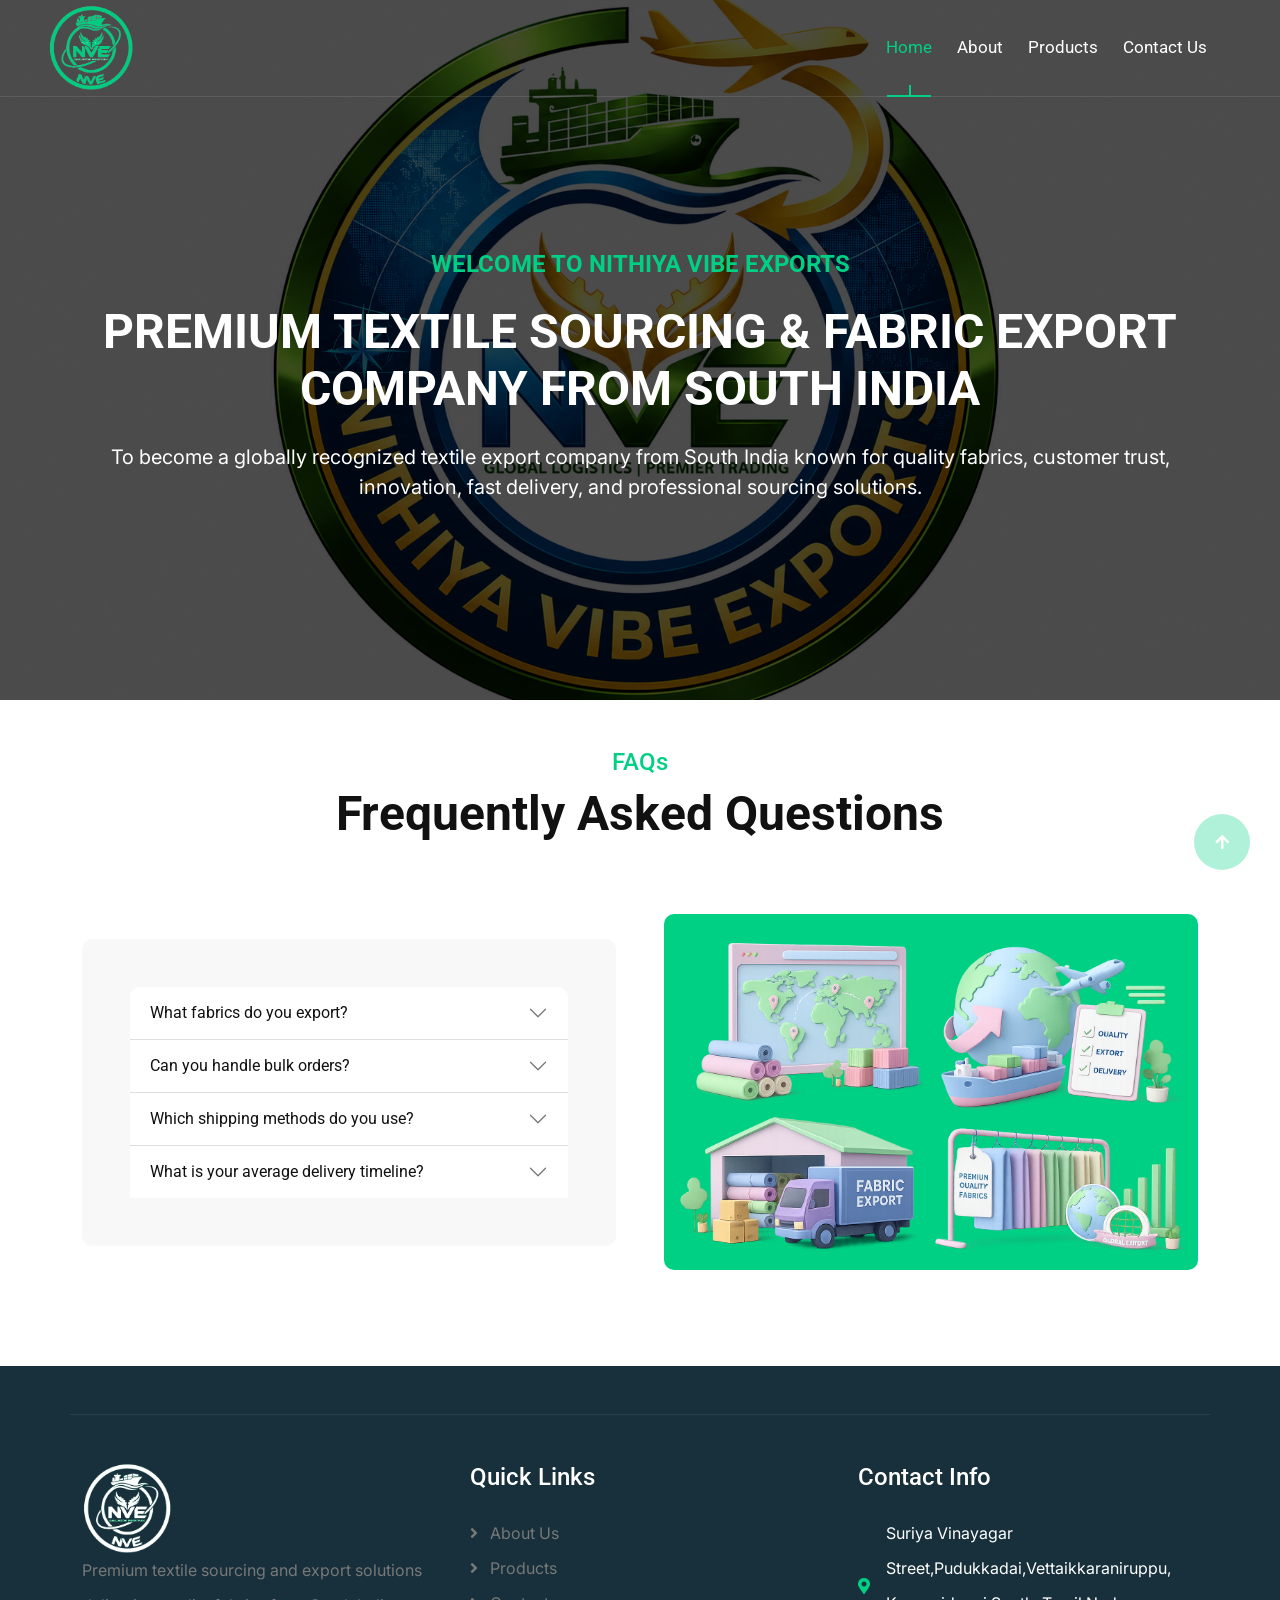
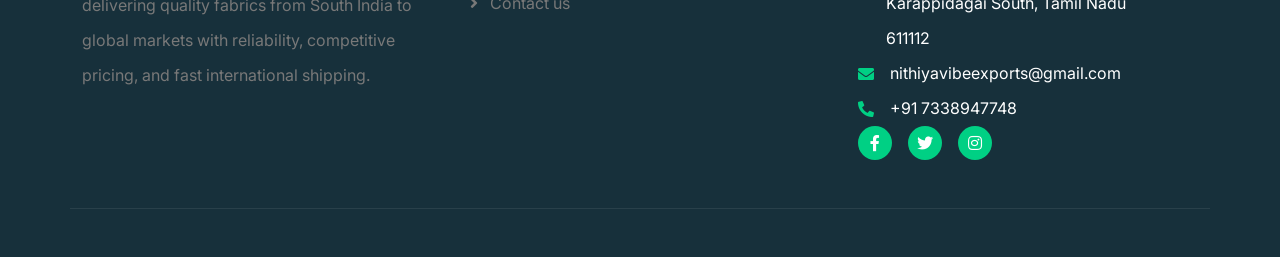
<file: index.html>
<!DOCTYPE html>
<html lang="en">

<head>
    <meta charset="utf-8">
    <title>Nithiya Vibe Exports | Premium Textile & Fabric Exporter from India</title>
    <meta content="width=device-width, initial-scale=1.0" name="viewport">
   <meta name="description" content="Nithiya Vibe Exports is a leading textile sourcing and fabric export company from South India, supplying premium cotton, linen, rayon, silk, knitted and fashion fabrics worldwide.">
    <meta name="author" content="Nithiya Vibe Exports">
<meta name="robots" content="index, follow">
<meta name="language" content="English">
<meta name="revisit-after" content="7 days">
<meta name="distribution" content="global">
<meta name="rating" content="general">
   <meta name="keywords" content="textile exporter India, fabric exporter Tamil Nadu, cotton fabric supplier, linen fabric exporter, rayon fabric supplier, silk fabric exporter, textile sourcing company, fabric manufacturer India, wholesale fabrics, textile export company, Nithiya Vibe Exports">
<meta property="og:site_name" content="Nithiya Vibe Exports">
<meta property="og:type" content="website">
<meta property="og:title" content="Nithiya Vibe Exports">
<meta property="og:description" content="Premium Textile Sourcing & Fabric Export Company from South India">
<meta property="og:image" content="https://nithiyavibeexport.com/img/logo.png">
<meta property="og:url" content="https://nithiyavibeexport.com">
    <!-- Google Web Fonts -->
    <link rel="preconnect" href="https://fonts.googleapis.com">
    <link rel="preconnect" href="https://fonts.gstatic.com" crossorigin>
    <link
        href="https://fonts.googleapis.com/css2?family=Inter:wght@100..900&family=Roboto:wght@400;500;700;900&display=swap"
        rel="stylesheet">

    <!-- Icon Font Stylesheet -->
    <link rel="stylesheet" href="https://use.fontawesome.com/releases/v5.15.4/css/all.css" />
    <link href="https://cdn.jsdelivr.net/npm/bootstrap-icons@1.4.1/font/bootstrap-icons.css" rel="stylesheet">

    <!-- Libraries Stylesheet -->
    <link rel="stylesheet" href="lib/animate/animate.min.css" />
    <link href="lib/lightbox/css/lightbox.min.css" rel="stylesheet">
    <link href="lib/owlcarousel/assets/owl.carousel.min.css" rel="stylesheet">


    <!-- Customized Bootstrap Stylesheet -->
    <link href="css/bootstrap.min.css" rel="stylesheet">

    <!-- Template Stylesheet -->
    <link href="css/style.css" rel="stylesheet">
</head>

<body>

    <!-- Spinner Start -->
    <div id="spinner"
        class="show bg-white position-fixed translate-middle w-100 vh-100 top-50 start-50 d-flex align-items-center justify-content-center">
        <div class="spinner-border text-primary" style="width: 3rem; height: 3rem;" role="status">
            <span class="sr-only">Loading...</span>
        </div>
    </div>
    <!-- Spinner End -->



    <!-- Navbar & Hero Start -->
    <div class="container-fluid position-relative p-0">
        <nav class="navbar navbar-expand-lg navbar-light px-4 px-lg-5 py-3 py-lg-0">
            <a href="" class="navbar-brand p-0">

                <img src="img/logo.png" alt="Logo" width="100%">
            </a>
            <button class="navbar-toggler" type="button" data-bs-toggle="collapse" data-bs-target="#navbarCollapse">
                <span class="fa fa-bars"></span>
            </button>
            <div class="collapse navbar-collapse" id="navbarCollapse">
                <div class="navbar-nav ms-auto py-0">
                    <a href="index.html" class="nav-item nav-link active">Home</a>
                    <a href="about.html" class="nav-item nav-link">About</a>
                    <a href="service.html" class="nav-item nav-link">Products</a>
                    <a href="contact.html" class="nav-item nav-link">Contact Us</a>
                </div>
            </div>
        </nav>

        <!-- Carousel Start -->
        <div class="header-carousel owl-carousel">

            <div class="header-carousel-item">
                <img src="img/carousel-1.png" class="img-fluid w-100" alt="Image">
                <div class="carousel-caption">
                    <div class="container">
                        <div class="row g-5">
                            <div class="col-12 animated fadeInUp">
                                <div class="text-center">
                                    <h4 class="text-primary text-uppercase fw-bold mb-4">Welcome To Nithiya Vibe Exports
                                    </h4>
                                    <h1 class="display-5 text-uppercase text-white mb-4">Premium Textile Sourcing &
                                        Fabric Export Company from South India</h1>
                                    <p class="mb-5 fs-5">To become a globally recognized textile export company from
                                        South India known for quality fabrics, customer trust,
                                        innovation, fast delivery, and professional sourcing solutions. </p>

                                </div>
                            </div>
                        </div>
                    </div>
                </div>
            </div>
        </div>
        <!-- Carousel End -->
    </div>
    <!-- Navbar & Hero End -->





    <!-- FAQs Start -->
    <div class="container-fluid faq-section pb-5 pt-5">
        <div class="container pb-5 overflow-hidden">
            <div class="text-center mx-auto pb-5 wow fadeInUp" data-wow-delay="0.2s" style="max-width: 800px;">
                <h4 class="text-primary">FAQs</h4>
                <h1 class="display-5 mb-4">Frequently Asked Questions</h1>

            </div>
            <div class="row g-5 align-items-center">
                <div class="col-lg-6 wow fadeInLeft" data-wow-delay="0.2s">
                    <div class="accordion accordion-flush bg-light rounded p-5" id="accordionFlushSection">
                        <div class="accordion-item rounded-top">
                            <h2 class="accordion-header" id="flush-headingOne">
                                <button class="accordion-button collapsed rounded-top" type="button"
                                    data-bs-toggle="collapse" data-bs-target="#flush-collapseOne" aria-expanded="false"
                                    aria-controls="flush-collapseOne">
                                    What fabrics do you export?
                                </button>
                            </h2>
                            <div id="flush-collapseOne" class="accordion-collapse collapse"
                                aria-labelledby="flush-headingOne" data-bs-parent="#accordionFlushSection">
                                <div class="accordion-body">We export cotton, linen, rayon, viscose, silk, polyester,
                                    knitted fabrics, chiffon, georgette, and customized textile
                                    materials.</div>
                            </div>
                        </div>
                        <div class="accordion-item">
                            <h2 class="accordion-header" id="flush-headingTwo">
                                <button class="accordion-button collapsed" type="button" data-bs-toggle="collapse"
                                    data-bs-target="#flush-collapseTwo" aria-expanded="false"
                                    aria-controls="flush-collapseTwo">
                                    Can you handle bulk orders?
                                </button>
                            </h2>
                            <div id="flush-collapseTwo" class="accordion-collapse collapse"
                                aria-labelledby="flush-headingTwo" data-bs-parent="#accordionFlushSection">
                                <div class="accordion-body">Yes, we specialize in large-scale textile sourcing and
                                    export supply.</div>
                            </div>
                        </div>
                        <div class="accordion-item">
                            <h2 class="accordion-header" id="flush-headingThree">
                                <button class="accordion-button collapsed" type="button" data-bs-toggle="collapse"
                                    data-bs-target="#flush-collapseThree" aria-expanded="false"
                                    aria-controls="flush-collapseThree">
                                    Which shipping methods do you use?
                                </button>
                            </h2>
                            <div id="flush-collapseThree" class="accordion-collapse collapse"
                                aria-labelledby="flush-headingThree" data-bs-parent="#accordionFlushSection">
                                <div class="accordion-body">We provide both sea freight and air freight shipping
                                    options.</div>
                            </div>
                        </div>
                        <div class="accordion-item">
                            <h2 class="accordion-header" id="flush-headingFour">
                                <button class="accordion-button collapsed" type="button" data-bs-toggle="collapse"
                                    data-bs-target="#flush-collapseFour" aria-expanded="false"
                                    aria-controls="flush-collapseFour">
                                    What is your average delivery timeline?
                                </button>
                            </h2>
                            <div id="flush-collapseFour" class="accordion-collapse collapse"
                                aria-labelledby="flush-headingFour" data-bs-parent="#accordionFlushSection">
                                <div class="accordion-body">Most shipments are delivered within 15 days depending on
                                    destination and order size.</div>

                            </div>
                        </div>

                    </div>
                </div>
                <div class="col-lg-6 wow fadeInRight" data-wow-delay="0.2s">
                    <div class="bg-primary rounded">
                        <img src="img/about-2.png" class="img-fluid w-100" alt="">
                    </div>
                </div>
            </div>
        </div>
    </div>
    <!-- FAQs End -->



    <!-- Footer Start -->
    <div class="container-fluid footer py-5 wow fadeIn" data-wow-delay="0.2s">
        <div class="container py-5 border-start-0 border-end-0"
            style="border: 1px solid; border-color: rgb(255, 255, 255, 0.08);">
            <div class="row g-5">
                <div class="col-md-6 col-lg-6 col-xl-4">
                    <div class="footer-item">
                        <a href="index.html" class="p-0">

                            <img src="img/logo-white.png" alt="Logo" width="90px">
                        </a>
                        <p class="mb-4">Premium textile sourcing and export solutions delivering quality fabrics from
                            South India to global markets with reliability, competitive pricing, and fast international
                            shipping.</p>

                    </div>
                </div>
                <div class="col-md-6 col-lg-6 col-xl-4">
                    <div class="footer-item">
                        <h4 class="text-white mb-4">Quick Links</h4>
                        <a href="#"><i class="fas fa-angle-right me-2"></i> About Us</a>
                        <a href="service.html"><i class="fas fa-angle-right me-2"></i> Products</a>

                        <a href="#"><i class="fas fa-angle-right me-2"></i> Contact us</a>
                    </div>
                </div>

                <div class="col-md-6 col-lg-6 col-xl-3">
                    <div class="footer-item">
                        <h4 class="text-white mb-4">Contact Info</h4>
                        <div class="d-flex align-items-center">
                            <i class="fas fa-map-marker-alt text-primary me-3"></i>
                            <p class="text-white mb-0">Suriya Vinayagar Street,Pudukkadai,Vettaikkaraniruppu,
                                Karappidagai South, Tamil Nadu 611112</p>
                        </div>
                        <div class="d-flex align-items-center">
                            <i class="fas fa-envelope text-primary me-3"></i>
                            <p class="text-white mb-0">nithiyavibeexports@gmail.com</p>
                        </div>
                        <div class="d-flex align-items-center">
                            <i class="fa fa-phone-alt text-primary me-3"></i>
                            <p class="text-white mb-0">+91 7338947748</p>
                        </div>

                        <div class="d-flex">
                            <a class="btn btn-primary btn-sm-square rounded-circle me-3"
                                href="https://www.facebook.com/share/18ongVYLHp/"><i
                                    class="fab fa-facebook-f text-white"></i></a>
                            <a class="btn btn-primary btn-sm-square rounded-circle me-3"
                                href="https://x.com/Nithiuavibeexpo"><i class="fab fa-twitter text-white"></i></a>
                            <a class="btn btn-primary btn-sm-square rounded-circle me-3"
                                href="https://www.instagram.com/nithiyavibeexport?igsh=Ymh6eThmOXgyYWwx"><i
                                    class="fab fa-instagram text-white"></i></a>

                        </div>
                    </div>
                </div>
            </div>
        </div>
    </div>
    <!-- Footer End -->



    <!-- Back to Top -->
    <a href="#" class="btn btn-primary btn-lg-square rounded-circle back-to-top"><i class="fa fa-arrow-up"></i></a>


    <!-- JavaScript Libraries -->
    <script src="https://ajax.googleapis.com/ajax/libs/jquery/3.6.4/jquery.min.js"></script>
    <script src="https://cdn.jsdelivr.net/npm/bootstrap@5.0.0/dist/js/bootstrap.bundle.min.js"></script>
    <script src="lib/wow/wow.min.js"></script>
    <script src="lib/easing/easing.min.js"></script>
    <script src="lib/waypoints/waypoints.min.js"></script>
    <script src="lib/counterup/counterup.min.js"></script>
    <script src="lib/lightbox/js/lightbox.min.js"></script>
    <script src="lib/owlcarousel/owl.carousel.min.js"></script>


    <!-- Template Javascript -->
    <script src="js/main.js"></script>
</body>

</html>
</file>
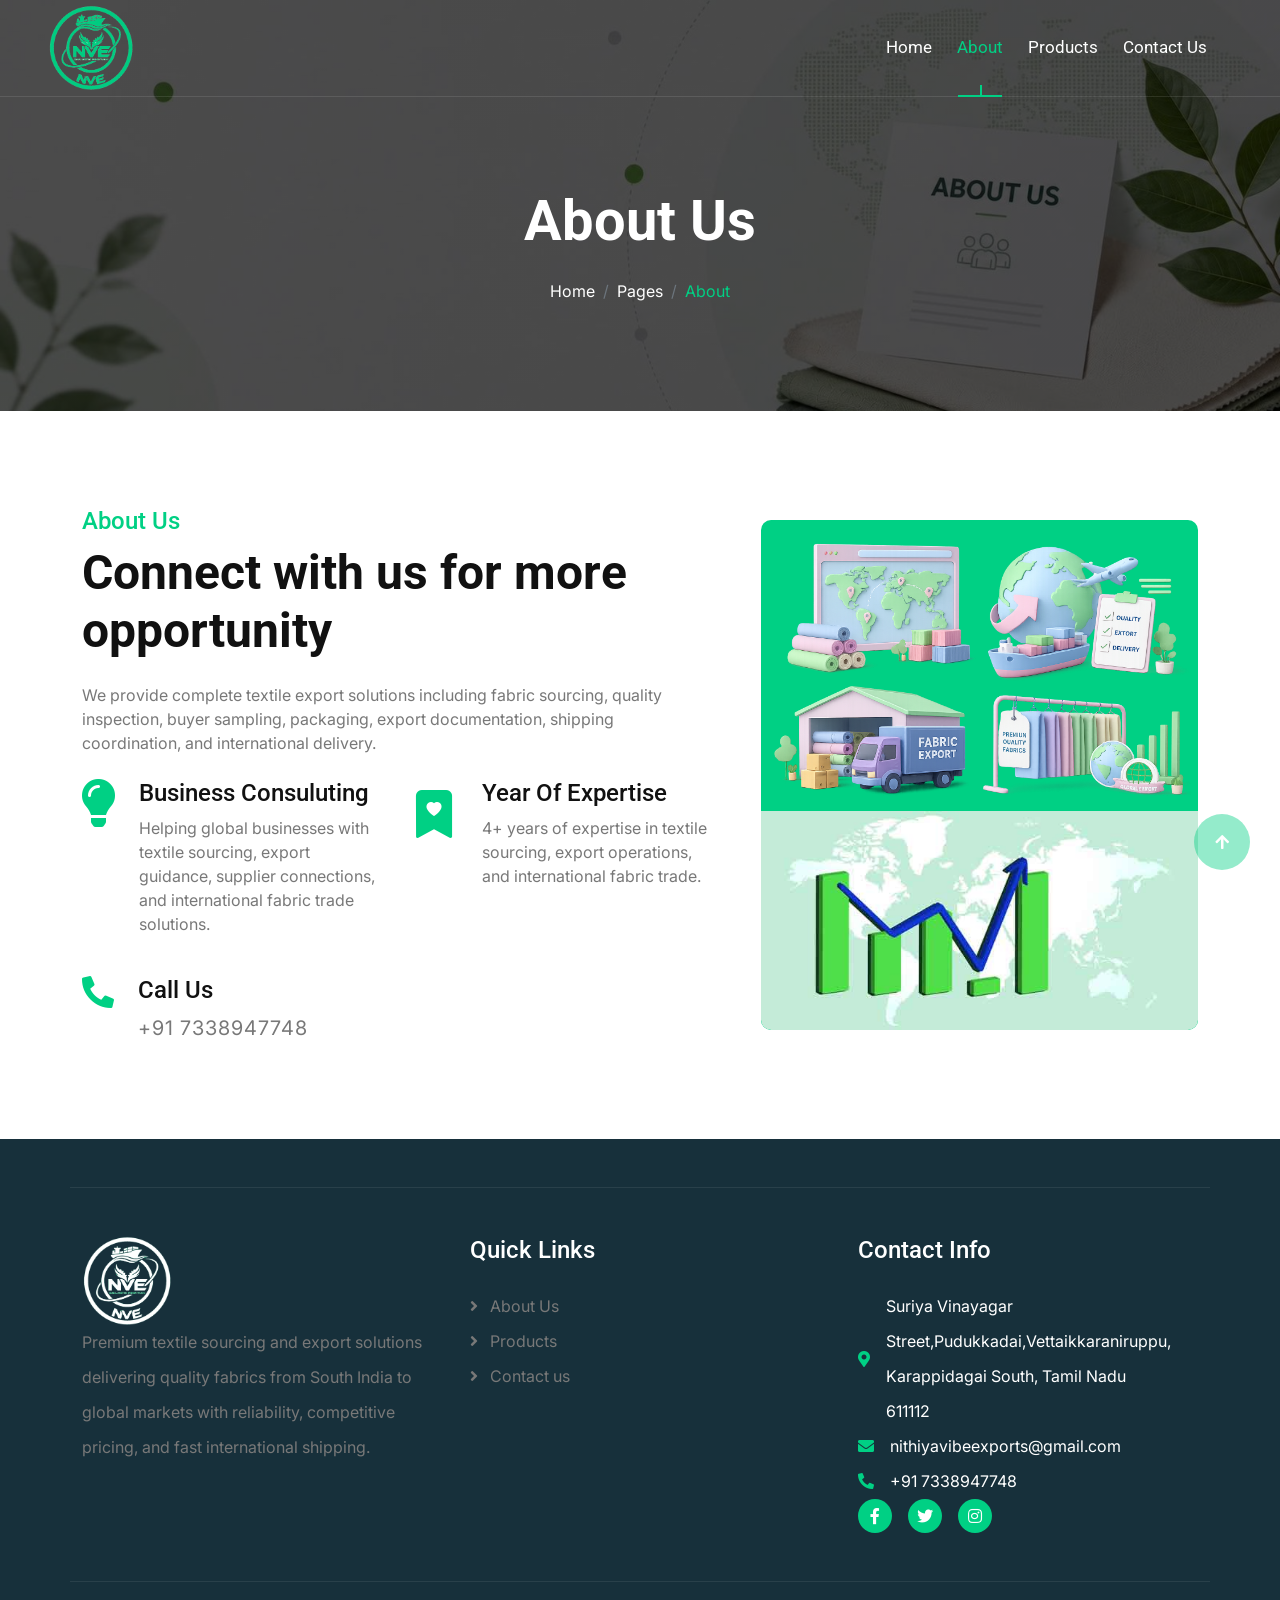
<file: about.html>
<!DOCTYPE html>
<html lang="en">

<head>
    <meta charset="utf-8">
    <title>About Nithiya Vibe Exports | Trusted Textile Export Company in India</title>

<meta name="description" content="Learn about Nithiya Vibe Exports, a trusted textile sourcing and export company providing quality fabrics, international shipping, buyer support, and textile trade solutions worldwide.">
<meta name="author" content="Nithiya Vibe Exports">
<meta name="robots" content="index, follow">
<meta name="language" content="English">
<meta name="revisit-after" content="7 days">
<meta name="distribution" content="global">
<meta name="rating" content="general">
<meta name="keywords" content="about textile exporter, textile sourcing company India, fabric export business, textile consultants India, international fabric supplier, textile trade solutions, fabric export services, Nithiya Vibe Exports">
    <meta content="width=device-width, initial-scale=1.0" name="viewport">
   
<meta property="og:site_name" content="Nithiya Vibe Exports">
<meta property="og:type" content="website">
<meta property="og:title" content="Nithiya Vibe Exports">
<meta property="og:description" content="Premium Textile Sourcing & Fabric Export Company from South India">
<meta property="og:image" content="https://nithiyavibeexport.com/img/logo.png">
<meta property="og:url" content="https://nithiyavibeexport.com">
    <!-- Google Web Fonts -->
    <link rel="preconnect" href="https://fonts.googleapis.com">
    <link rel="preconnect" href="https://fonts.gstatic.com" crossorigin>
    <link
        href="https://fonts.googleapis.com/css2?family=Inter:wght@100..900&family=Roboto:wght@400;500;700;900&display=swap"
        rel="stylesheet">

    <!-- Icon Font Stylesheet -->
    <link rel="stylesheet" href="https://use.fontawesome.com/releases/v5.15.4/css/all.css" />
    <link href="https://cdn.jsdelivr.net/npm/bootstrap-icons@1.4.1/font/bootstrap-icons.css" rel="stylesheet">

    <!-- Libraries Stylesheet -->
    <link href="lib/animate/animate.min.css" rel="stylesheet">
    <link href="lib/lightbox/css/lightbox.min.css" rel="stylesheet">
    <link href="lib/owlcarousel/assets/owl.carousel.min.css" rel="stylesheet">


    <!-- Customized Bootstrap Stylesheet -->
    <link href="css/bootstrap.min.css" rel="stylesheet">

    <!-- Template Stylesheet -->
    <link href="css/style.css" rel="stylesheet">
</head>

<body>

    <!-- Spinner Start -->
    <div id="spinner"
        class="show bg-white position-fixed translate-middle w-100 vh-100 top-50 start-50 d-flex align-items-center justify-content-center">
        <div class="spinner-border text-primary" style="width: 3rem; height: 3rem;" role="status">
            <span class="sr-only">Loading...</span>
        </div>
    </div>
    <!-- Spinner End -->


    <!-- Navbar & Hero Start -->
    <div class="container-fluid position-relative p-0">
        <nav class="navbar navbar-expand-lg navbar-light px-4 px-lg-5 py-3 py-lg-0">
            <a href="" class="navbar-brand p-0">
                 <img src="img/logo.png" alt="Logo">
            </a>
            <button class="navbar-toggler" type="button" data-bs-toggle="collapse" data-bs-target="#navbarCollapse">
                <span class="fa fa-bars"></span>
            </button>
            <div class="collapse navbar-collapse" id="navbarCollapse">
                <div class="navbar-nav ms-auto py-0">
                    <a href="index.html" class="nav-item nav-link">Home</a>
                    <a href="about.html" class="nav-item nav-link active">About</a>
                    <a href="service.html" class="nav-item nav-link">Products</a>
                    <a href="contact.html" class="nav-item nav-link">Contact Us</a>
                </div>
                  </div>
        </nav>

        <!-- Header Start -->
        <div class="container-fluid bg-b2">
            <div class="container text-center py-5" style="max-width: 900px;">
                <h4 class="text-white display-4 mb-4 wow fadeInDown" data-wow-delay="0.1s">About Us</h4>
                <ol class="breadcrumb d-flex justify-content-center mb-0 wow fadeInDown" data-wow-delay="0.3s">
                    <li class="breadcrumb-item"><a href="index.html">Home</a></li>
                    <li class="breadcrumb-item"><a href="#">Pages</a></li>
                    <li class="breadcrumb-item active text-primary">About</li>
                </ol>
            </div>
        </div>
        <!-- Header End -->
    </div>
    <!-- Navbar & Hero End -->


    <!-- Abvout Start -->
    <div class="container-fluid about py-5">
        <div class="container py-5">
            <div class="row g-5 align-items-center">
                <div class="col-xl-7 wow fadeInLeft" data-wow-delay="0.2s">
                    <div>
                        <h4 class="text-primary">About Us</h4>
                        <h1 class="display-5 mb-4">Connect with us for more opportunity</h1>
                        <p class="mb-4">We provide complete textile export solutions including fabric sourcing, quality
                            inspection, buyer sampling, packaging,
                            export documentation, shipping coordination, and international delivery. </p>
                        <div class="row g-4">
                            <div class="col-md-6 col-lg-6 col-xl-6">
                                <div class="d-flex">
                                    <div><i class="fas fa-lightbulb fa-3x text-primary"></i></div>
                                    <div class="ms-4">
                                        <h4>Business Consuluting</h4>
                                        <p>Helping global businesses with textile sourcing, export guidance, supplier
                                            connections, and international fabric trade solutions.</p>
                                    </div>
                                </div>
                            </div>
                            <div class="col-md-6 col-lg-6 col-xl-6">
                                <div class="d-flex">
                                    <div><i class="bi bi-bookmark-heart-fill fa-3x text-primary"></i></div>
                                    <div class="ms-4">
                                        <h4>Year Of Expertise</h4>
                                        <p>4+ years of expertise in textile sourcing, export operations, and
                                            international fabric trade. </p>
                                    </div>
                                </div>
                            </div>
                            <!-- <div class="col-sm-6">
                                <a href="#" class="btn btn-primary rounded-pill py-3 px-5 flex-shrink-0">Discover
                                    Now</a>
                            </div> -->
                            <div class="col-sm-12">
                                <div class="d-flex">
                                    <i class="fas fa-phone-alt fa-2x text-primary me-4"></i>
                                    <div>
                                        <h4>Call Us</h4>
                                        <p class="mb-0 fs-5" style="letter-spacing: 1px;">+91 7338947748</p>
                                    </div>
                                </div>
                            </div>
                        </div>
                    </div>
                </div>
                <div class="col-xl-5 wow fadeInRight" data-wow-delay="0.2s">
                    <div class="bg-primary rounded position-relative overflow-hidden">
                        <img src="img/about-2.png" class="img-fluid rounded w-100" alt="">

                       
                        <div class="rounded-bottom">
                            <img src="img/about-5.jpg" class="img-fluid rounded-bottom w-100" alt="">
                        </div>
                    </div>
                </div>
            </div>
        </div>
    </div>
    <!-- About End -->



    <!-- Footer Start -->
    <div class="container-fluid footer py-5 wow fadeIn" data-wow-delay="0.2s">
        <div class="container py-5 border-start-0 border-end-0"
            style="border: 1px solid; border-color: rgb(255, 255, 255, 0.08);">
            <div class="row g-5">
                <div class="col-md-6 col-lg-6 col-xl-4">
                    <div class="footer-item">
                        <a href="index.html" class="p-0">

                            <img src="img/logo-white.png" alt="Logo" width="90px">
                        </a>
                        <p class="mb-4">Premium textile sourcing and export solutions delivering quality fabrics from
                            South India to global markets with reliability, competitive pricing, and fast international
                            shipping.</p>

                    </div>
                </div>
                <div class="col-md-6 col-lg-6 col-xl-4">
                    <div class="footer-item">
                        <h4 class="text-white mb-4">Quick Links</h4>
                        <a href="#"><i class="fas fa-angle-right me-2"></i> About Us</a>
                        <a href="service.html"><i class="fas fa-angle-right me-2"></i> Products</a>

                        <a href="#"><i class="fas fa-angle-right me-2"></i> Contact us</a>
                    </div>
                </div>

                <div class="col-md-6 col-lg-6 col-xl-3">
                    <div class="footer-item">
                        <h4 class="text-white mb-4">Contact Info</h4>
                        <div class="d-flex align-items-center">
                            <i class="fas fa-map-marker-alt text-primary me-3"></i>
                            <p class="text-white mb-0">Suriya Vinayagar Street,Pudukkadai,Vettaikkaraniruppu,
                                Karappidagai South, Tamil Nadu 611112</p>
                        </div>
                        <div class="d-flex align-items-center">
                            <i class="fas fa-envelope text-primary me-3"></i>
                            <p class="text-white mb-0">nithiyavibeexports@gmail.com</p>
                        </div>
                        <div class="d-flex align-items-center">
                            <i class="fa fa-phone-alt text-primary me-3"></i>
                            <p class="text-white mb-0">+91 7338947748</p>
                        </div>

                        <div class="d-flex">
                            <a class="btn btn-primary btn-sm-square rounded-circle me-3"
                                href="https://www.facebook.com/share/18ongVYLHp/"><i
                                    class="fab fa-facebook-f text-white"></i></a>
                            <a class="btn btn-primary btn-sm-square rounded-circle me-3"
                                href="https://x.com/Nithiuavibeexpo"><i class="fab fa-twitter text-white"></i></a>
                            <a class="btn btn-primary btn-sm-square rounded-circle me-3"
                                href="https://www.instagram.com/nithiyavibeexport?igsh=Ymh6eThmOXgyYWwx"><i
                                    class="fab fa-instagram text-white"></i></a>

                        </div>
                    </div>
                </div>
            </div>
        </div>
    </div>
    <!-- Footer End -->





    <!-- Back to Top -->
    <a href="#" class="btn btn-primary btn-lg-square rounded-circle back-to-top"><i class="fa fa-arrow-up"></i></a>


    <!-- JavaScript Libraries -->
    <script src="https://ajax.googleapis.com/ajax/libs/jquery/3.6.4/jquery.min.js"></script>
    <script src="https://cdn.jsdelivr.net/npm/bootstrap@5.0.0/dist/js/bootstrap.bundle.min.js"></script>
    <script src="lib/wow/wow.min.js"></script>
    <script src="lib/easing/easing.min.js"></script>
    <script src="lib/waypoints/waypoints.min.js"></script>
    <script src="lib/counterup/counterup.min.js"></script>
    <script src="lib/lightbox/js/lightbox.min.js"></script>
    <script src="lib/owlcarousel/owl.carousel.min.js"></script>


    <!-- Template Javascript -->
    <script src="js/main.js"></script>
</body>

</html>
</file>
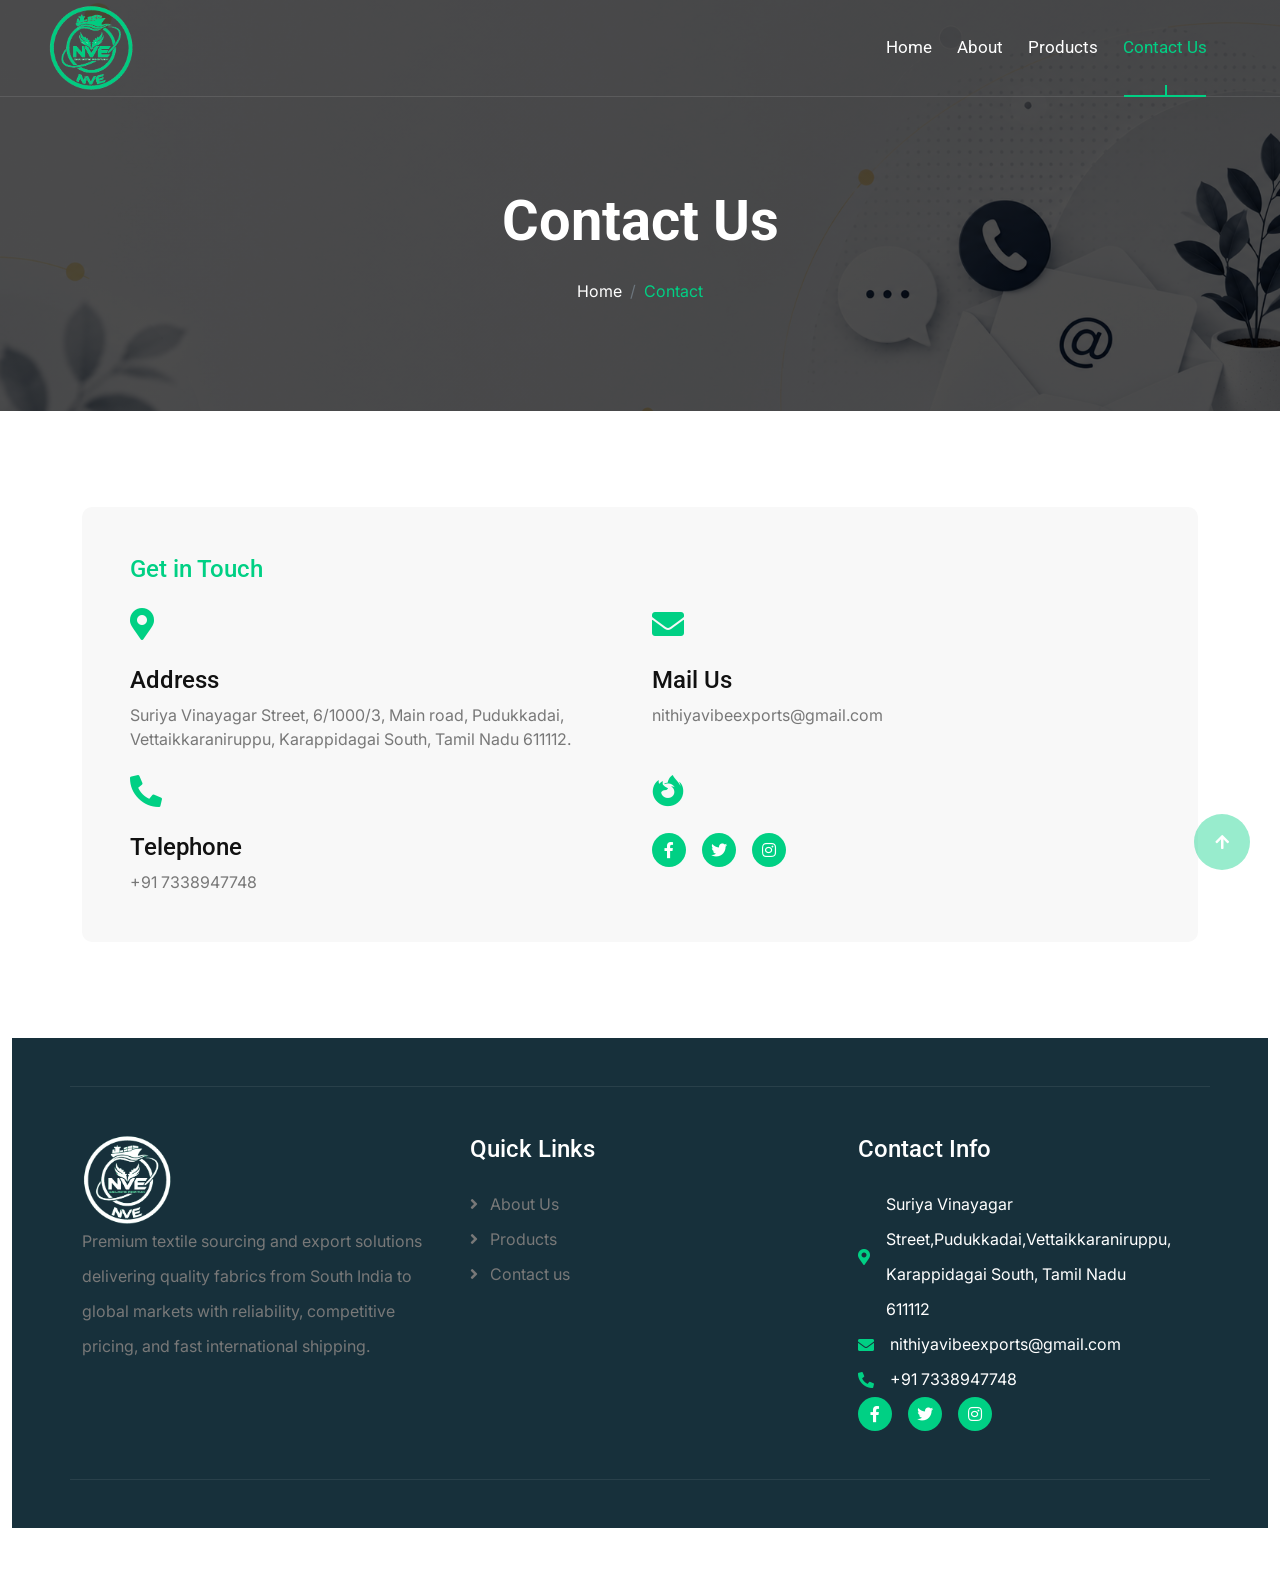
<file: contact.html>
<!DOCTYPE html>
<html lang="en">

<head>
    <meta charset="utf-8">
    <title>Contact Nithiya Vibe Exports | Textile Export & Fabric Sourcing Enquiries</title>

<meta name="description" content="Contact Nithiya Vibe Exports for textile sourcing, fabric exports, bulk fabric orders, international shipping, and customized textile requirements.">
<meta name="author" content="Nithiya Vibe Exports">
<meta name="robots" content="index, follow">
<meta name="language" content="English">
<meta name="revisit-after" content="7 days">
<meta name="distribution" content="global">
<meta name="rating" content="general">
<meta name="keywords" content="contact textile exporter, fabric sourcing enquiry, textile export company India, fabric supplier contact, bulk fabric orders, textile sourcing services, Nithiya Vibe Exports contact">
    <meta content="width=device-width, initial-scale=1.0" name="viewport">
    
<meta property="og:site_name" content="Nithiya Vibe Exports">
<meta property="og:type" content="website">
<meta property="og:title" content="Nithiya Vibe Exports">
<meta property="og:description" content="Premium Textile Sourcing & Fabric Export Company from South India">
<meta property="og:image" content="https://nithiyavibeexport.com/img/logo.png">
<meta property="og:url" content="https://nithiyavibeexport.com">
    <!-- Google Web Fonts -->
    <link rel="preconnect" href="https://fonts.googleapis.com">
    <link rel="preconnect" href="https://fonts.gstatic.com" crossorigin>
    <link
        href="https://fonts.googleapis.com/css2?family=Inter:wght@100..900&family=Roboto:wght@400;500;700;900&display=swap"
        rel="stylesheet">

    <!-- Icon Font Stylesheet -->
    <link rel="stylesheet" href="https://use.fontawesome.com/releases/v5.15.4/css/all.css" />
    <link href="https://cdn.jsdelivr.net/npm/bootstrap-icons@1.4.1/font/bootstrap-icons.css" rel="stylesheet">

    <!-- Libraries Stylesheet -->
    <link href="lib/animate/animate.min.css" rel="stylesheet">
    <link href="lib/lightbox/css/lightbox.min.css" rel="stylesheet">
    <link href="lib/owlcarousel/assets/owl.carousel.min.css" rel="stylesheet">


    <!-- Customized Bootstrap Stylesheet -->
    <link href="css/bootstrap.min.css" rel="stylesheet">

    <!-- Template Stylesheet -->
    <link href="css/style.css" rel="stylesheet">
</head>

<body>

    <!-- Spinner Start -->
    <div id="spinner"
        class="show bg-white position-fixed translate-middle w-100 vh-100 top-50 start-50 d-flex align-items-center justify-content-center">
        <div class="spinner-border text-primary" style="width: 3rem; height: 3rem;" role="status">
            <span class="sr-only">Loading...</span>
        </div>
    </div>
    <!-- Spinner End -->


    <!-- Navbar & Hero Start -->
    <div class="container-fluid position-relative p-0">
        <nav class="navbar navbar-expand-lg navbar-light px-4 px-lg-5 py-3 py-lg-0">
            <a href="" class="navbar-brand p-0">
                <img src="img/logo.png" alt="Logo">
            </a>
            <button class="navbar-toggler" type="button" data-bs-toggle="collapse" data-bs-target="#navbarCollapse">
                <span class="fa fa-bars"></span>
            </button>
            <div class="collapse navbar-collapse" id="navbarCollapse">
                <div class="navbar-nav ms-auto py-0">
                    <a href="index.html" class="nav-item nav-link">Home</a>
                    <a href="about.html" class="nav-item nav-link">About</a>
                    <a href="service.html" class="nav-item nav-link">Products</a>

                    <a href="contact.html" class="nav-item nav-link active">Contact Us</a>
                </div>

            </div>
        </nav>

        <!-- Header Start -->
        <div class="container-fluid bg-breadcrumb">
            <div class="container text-center py-5" style="max-width: 900px;">
                <h4 class="text-white display-4 mb-4 wow fadeInDown" data-wow-delay="0.1s">Contact Us</h4>
                <ol class="breadcrumb d-flex justify-content-center mb-0 wow fadeInDown" data-wow-delay="0.3s">
                    <li class="breadcrumb-item"><a href="index.html">Home</a></li>

                    <li class="breadcrumb-item active text-primary">Contact</li>
                </ol>
            </div>
        </div>
        <!-- Header End -->
    </div>
    <!-- Navbar & Hero End -->

    <!-- Contact Start -->
    <div class="container-fluid contact py-5">
        <div class="container py-5">
            <div class="row g-5">
                <div class="col-xl-12">
                    <div class="wow fadeInUp" data-wow-delay="0.2s">
                        <div class="bg-light rounded p-5 mb-5">
                            <h4 class="text-primary mb-4">Get in Touch</h4>
                            <div class="row g-4">
                                <div class="col-md-6">
                                    <div class="contact-add-item">
                                        <div class="contact-icon text-primary mb-4">
                                            <i class="fas fa-map-marker-alt fa-2x"></i>
                                        </div>
                                        <div>
                                            <h4>Address</h4>
                                            <p class="mb-0">Suriya Vinayagar Street, 6/1000/3, Main road, Pudukkadai,
                                                Vettaikkaraniruppu, Karappidagai South, Tamil Nadu 611112.</p>
                                        </div>
                                    </div>
                                </div>
                                <div class="col-md-6">
                                    <div class="contact-add-item">
                                        <div class="contact-icon text-primary mb-4">
                                            <i class="fas fa-envelope fa-2x"></i>
                                        </div>
                                        <div>
                                            <h4>Mail Us</h4>
                                            <p class="mb-0">nithiyavibeexports@gmail.com</p>
                                        </div>
                                    </div>
                                </div>
                                <div class="col-md-6">
                                    <div class="contact-add-item">
                                        <div class="contact-icon text-primary mb-4">
                                            <i class="fa fa-phone-alt fa-2x"></i>
                                        </div>
                                        <div>
                                            <h4>Telephone</h4>
                                            <p class="mb-0">+91 7338947748</p>
                                        </div>
                                    </div>
                                </div>
                                <div class="col-md-6">
                                    <div class="contact-add-item">
                                        <div class="contact-icon text-primary mb-4">
                                            <i class="fab fa-firefox-browser fa-2x"></i>
                                        </div>
                                        <div>
                                            <div class="d-flex">
                                                <a class="btn btn-primary btn-sm-square rounded-circle me-3"
                                                    href="https://www.facebook.com/share/18ongVYLHp/"><i
                                                        class="fab fa-facebook-f text-white"></i></a>
                                                <a class="btn btn-primary btn-sm-square rounded-circle me-3"
                                                    href="https://x.com/Nithiuavibeexpo"><i
                                                        class="fab fa-twitter text-white"></i></a>
                                                <a class="btn btn-primary btn-sm-square rounded-circle me-3"
                                                    href="https://www.instagram.com/nithiyavibeexport?igsh=Ymh6eThmOXgyYWwx"><i
                                                        class="fab fa-instagram text-white"></i></a>

                                            </div>
                                        </div>
                                    </div>
                                </div>
                            </div>

                        </div>
                    </div>

                </div>
            </div>
        </div>
        <!-- Contact End -->

        <!-- Footer Start -->
        <div class="container-fluid footer py-5 wow fadeIn" data-wow-delay="0.2s">
            <div class="container py-5 border-start-0 border-end-0"
                style="border: 1px solid; border-color: rgb(255, 255, 255, 0.08);">
                <div class="row g-5">
                    <div class="col-md-6 col-lg-6 col-xl-4">
                        <div class="footer-item">
                            <a href="index.html" class="p-0">

                                <img src="img/logo-white.png" alt="Logo" width="90px">
                            </a>
                            <p class="mb-4">Premium textile sourcing and export solutions delivering quality fabrics
                                from South India to global markets with reliability, competitive pricing, and fast
                                international shipping.</p>

                        </div>
                    </div>
                    <div class="col-md-6 col-lg-6 col-xl-4">
                        <div class="footer-item">
                            <h4 class="text-white mb-4">Quick Links</h4>
                            <a href="#"><i class="fas fa-angle-right me-2"></i> About Us</a>
                            <a href="service.html"><i class="fas fa-angle-right me-2"></i> Products</a>

                            <a href="#"><i class="fas fa-angle-right me-2"></i> Contact us</a>
                        </div>
                    </div>

                    <div class="col-md-6 col-lg-6 col-xl-3">
                        <div class="footer-item">
                            <h4 class="text-white mb-4">Contact Info</h4>
                            <div class="d-flex align-items-center">
                                <i class="fas fa-map-marker-alt text-primary me-3"></i>
                                <p class="text-white mb-0">Suriya Vinayagar Street,Pudukkadai,Vettaikkaraniruppu,
                                    Karappidagai South, Tamil Nadu 611112</p>
                            </div>
                            <div class="d-flex align-items-center">
                                <i class="fas fa-envelope text-primary me-3"></i>
                                <p class="text-white mb-0">nithiyavibeexports@gmail.com</p>
                            </div>
                            <div class="d-flex align-items-center">
                                <i class="fa fa-phone-alt text-primary me-3"></i>
                                <p class="text-white mb-0">+91 7338947748</p>
                            </div>

                            <div class="d-flex">
                                <a class="btn btn-primary btn-sm-square rounded-circle me-3"
                                    href="https://www.facebook.com/share/18ongVYLHp/"><i
                                        class="fab fa-facebook-f text-white"></i></a>
                                <a class="btn btn-primary btn-sm-square rounded-circle me-3"
                                    href="https://x.com/Nithiuavibeexpo"><i class="fab fa-twitter text-white"></i></a>
                                <a class="btn btn-primary btn-sm-square rounded-circle me-3"
                                    href="https://www.instagram.com/nithiyavibeexport?igsh=Ymh6eThmOXgyYWwx"><i
                                        class="fab fa-instagram text-white"></i></a>

                            </div>
                        </div>
                    </div>
                </div>
            </div>
        </div>
        <!-- Footer End -->


        <!-- Back to Top -->
        <a href="#" class="btn btn-primary btn-lg-square rounded-circle back-to-top"><i class="fa fa-arrow-up"></i></a>


        <!-- JavaScript Libraries -->
        <script src="https://ajax.googleapis.com/ajax/libs/jquery/3.6.4/jquery.min.js"></script>
        <script src="https://cdn.jsdelivr.net/npm/bootstrap@5.0.0/dist/js/bootstrap.bundle.min.js"></script>
        <script src="lib/wow/wow.min.js"></script>
        <script src="lib/easing/easing.min.js"></script>
        <script src="lib/waypoints/waypoints.min.js"></script>
        <script src="lib/counterup/counterup.min.js"></script>
        <script src="lib/lightbox/js/lightbox.min.js"></script>
        <script src="lib/owlcarousel/owl.carousel.min.js"></script>


        <!-- Template Javascript -->
        <script src="js/main.js"></script>
</body>

</html>
</file>
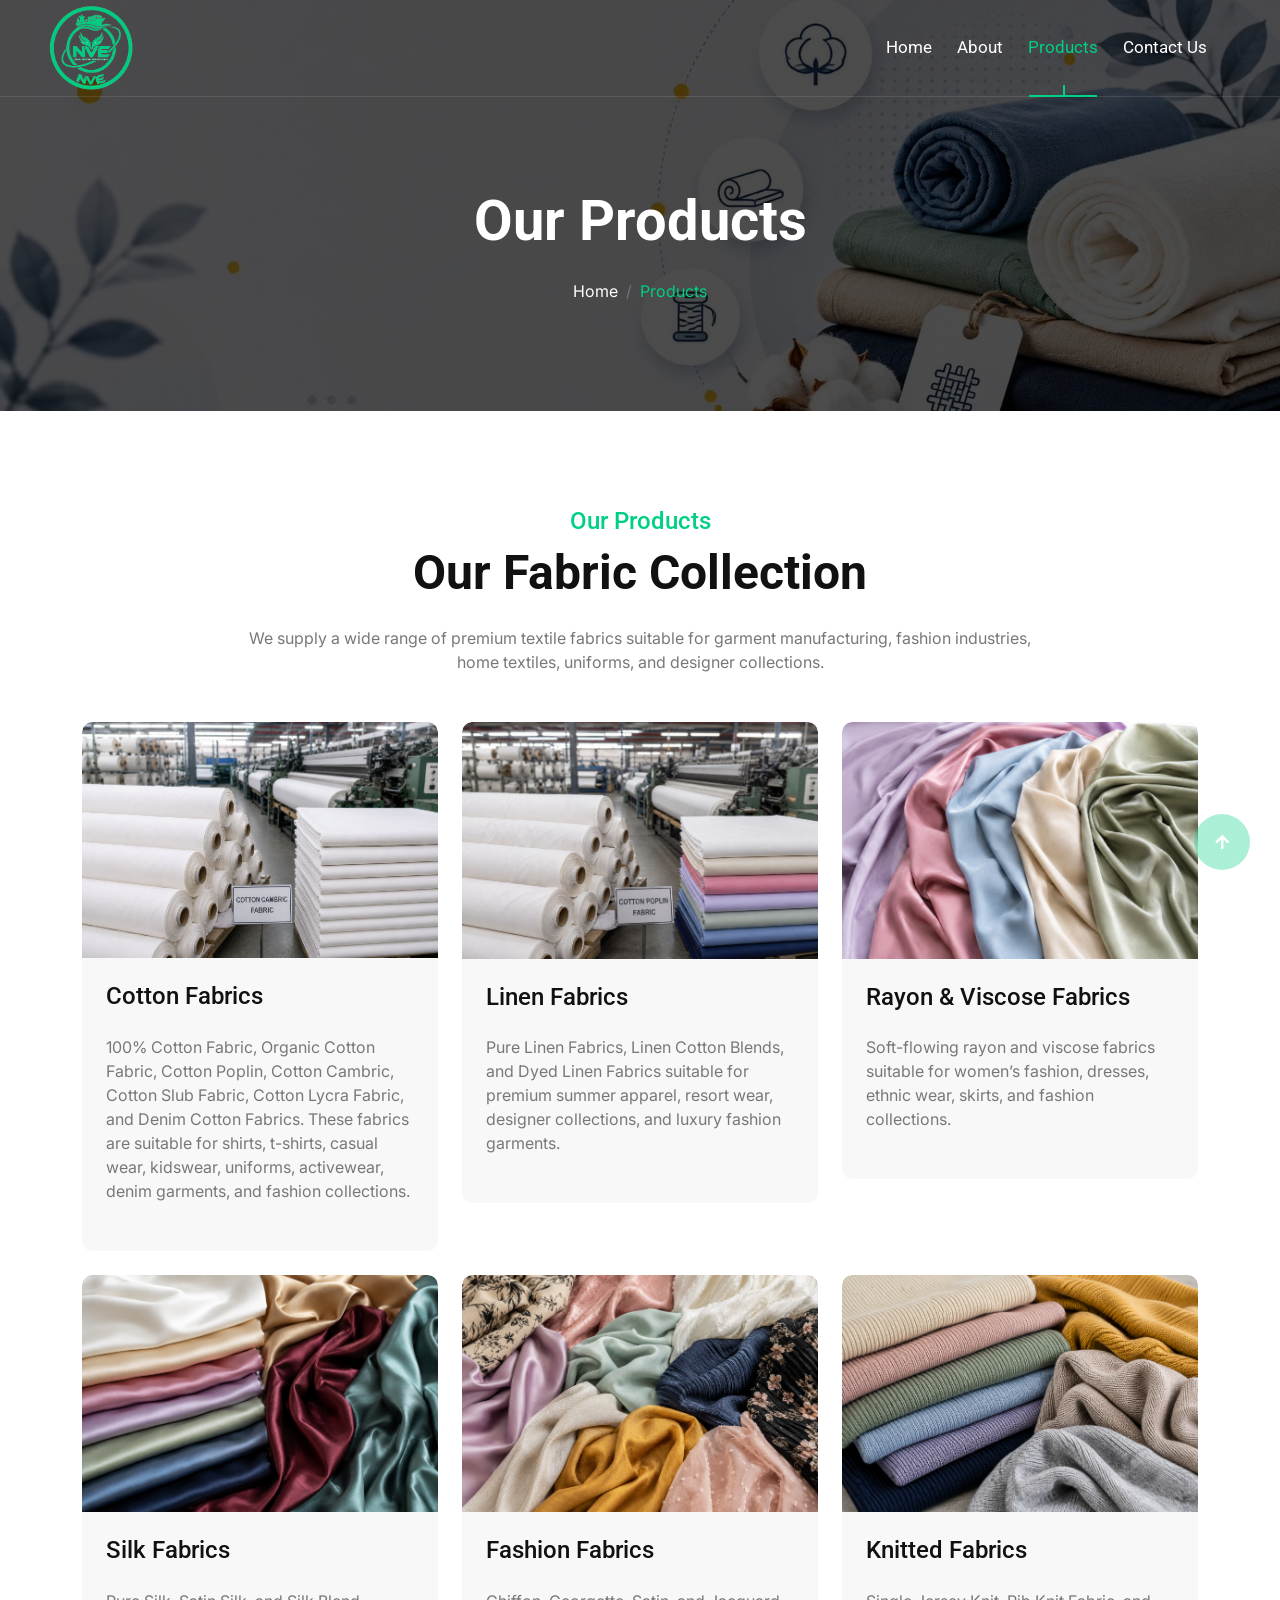
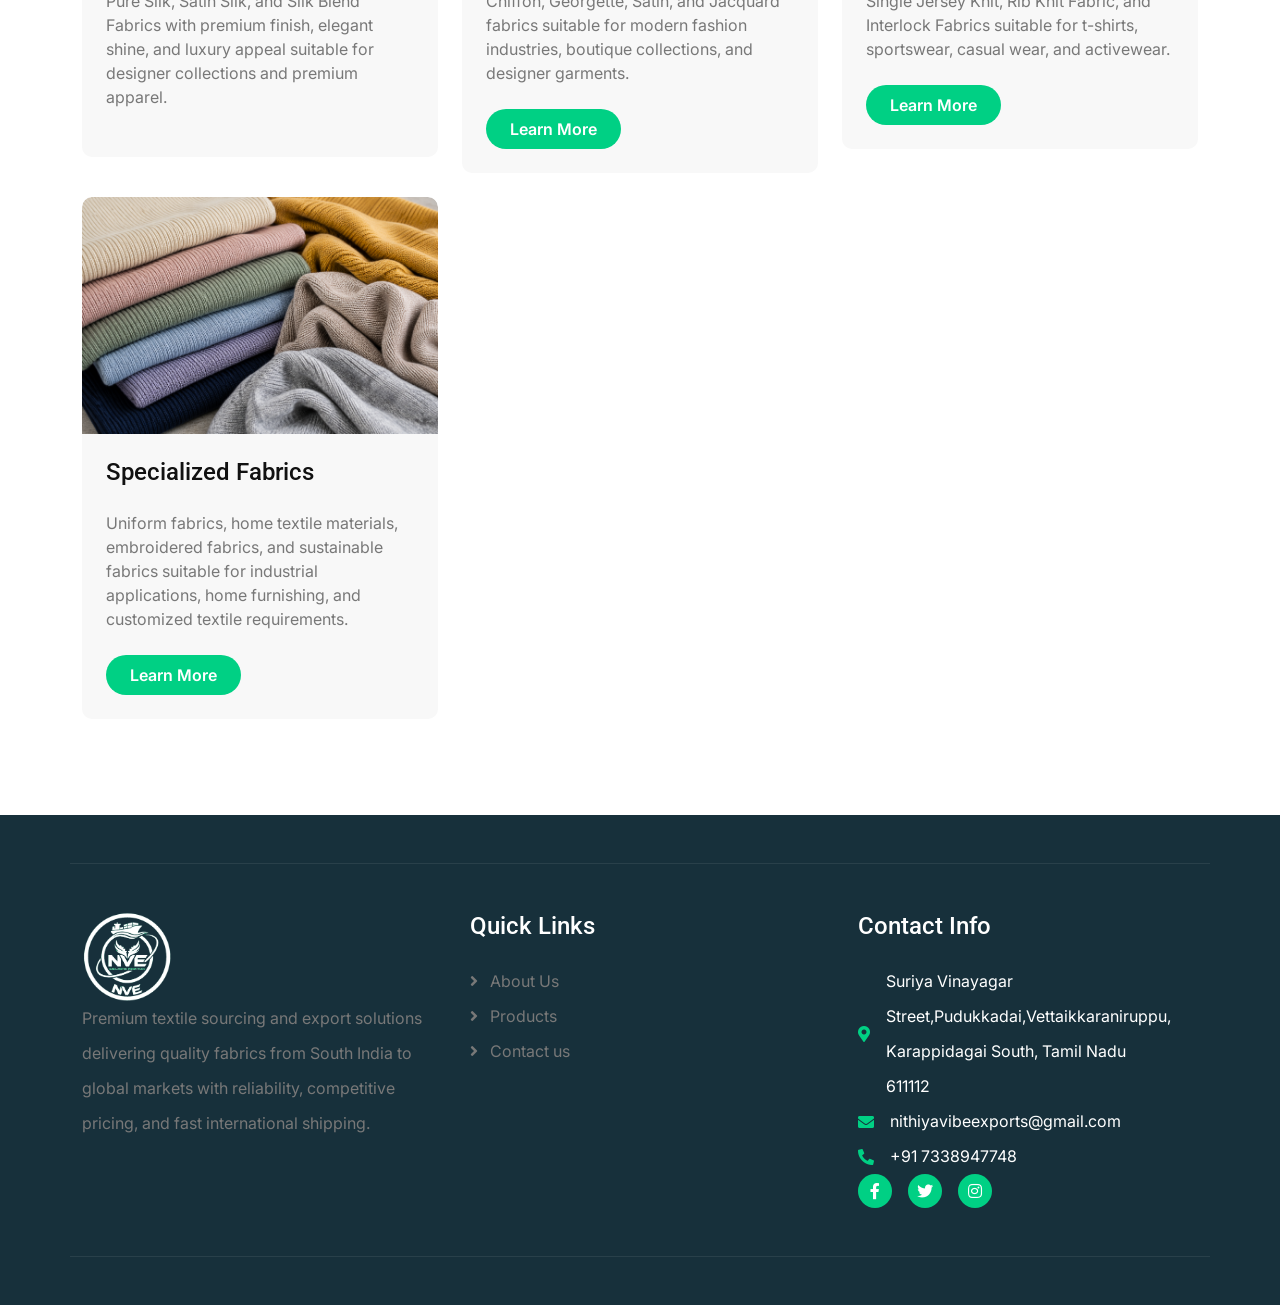
<file: service.html>
<!DOCTYPE html>
<html lang="en">

<head>
    <meta charset="utf-8">
    <title>Our Fabric Collection | Cotton, Linen, Rayon, Silk & Fashion Fabrics</title>

    <meta name="description" content="Explore our premium fabric collection including cotton fabrics, linen fabrics, rayon & viscose fabrics, silk fabrics, knitted fabrics, fashion fabrics, and customized textile materials for global buyers.">
<meta name="author" content="Nithiya Vibe Exports">
<meta name="robots" content="index, follow">
<meta name="language" content="English">
<meta name="revisit-after" content="7 days">
<meta name="distribution" content="global">
<meta name="rating" content="general">
    <meta name="keywords" content="cotton fabrics, linen fabrics, rayon fabrics, viscose fabrics, silk fabrics, knitted fabrics, fashion fabrics, textile materials, fabric suppliers India, wholesale fabrics, textile exports, premium fabrics">
    <meta content="width=device-width, initial-scale=1.0" name="viewport">
<meta property="og:site_name" content="Nithiya Vibe Exports">
<meta property="og:type" content="website">
<meta property="og:title" content="Nithiya Vibe Exports">
<meta property="og:description" content="Premium Textile Sourcing & Fabric Export Company from South India">
<meta property="og:image" content="https://nithiyavibeexport.com/img/logo.png">
<meta property="og:url" content="https://nithiyavibeexport.com">
    <!-- Google Web Fonts -->
    <link rel="preconnect" href="https://fonts.googleapis.com">
    <link rel="preconnect" href="https://fonts.gstatic.com" crossorigin>
    <link
        href="https://fonts.googleapis.com/css2?family=Inter:wght@100..900&family=Roboto:wght@400;500;700;900&display=swap"
        rel="stylesheet">

    <!-- Icon Font Stylesheet -->
    <link rel="stylesheet" href="https://use.fontawesome.com/releases/v5.15.4/css/all.css" />
    <link href="https://cdn.jsdelivr.net/npm/bootstrap-icons@1.4.1/font/bootstrap-icons.css" rel="stylesheet">

    <!-- Libraries Stylesheet -->
    <link href="lib/animate/animate.min.css" rel="stylesheet">
    <link href="lib/lightbox/css/lightbox.min.css" rel="stylesheet">
    <link href="lib/owlcarousel/assets/owl.carousel.min.css" rel="stylesheet">


    <!-- Customized Bootstrap Stylesheet -->
    <link href="css/bootstrap.min.css" rel="stylesheet">

    <!-- Template Stylesheet -->
    <link href="css/style.css" rel="stylesheet">
</head>

<body>

    <!-- Spinner Start -->
    <div id="spinner"
        class="show bg-white position-fixed translate-middle w-100 vh-100 top-50 start-50 d-flex align-items-center justify-content-center">
        <div class="spinner-border text-primary" style="width: 3rem; height: 3rem;" role="status">
            <span class="sr-only">Loading...</span>
        </div>
    </div>
    <!-- Spinner End -->



    <!-- Navbar & Hero Start -->
    <div class="container-fluid position-relative p-0">
        <nav class="navbar navbar-expand-lg navbar-light px-4 px-lg-5 py-3 py-lg-0">
            <a href="" class="navbar-brand p-0">
              
                <img src="img/logo.png" alt="Logo">
            </a>
            <button class="navbar-toggler" type="button" data-bs-toggle="collapse" data-bs-target="#navbarCollapse">
                <span class="fa fa-bars"></span>
            </button>
            <div class="collapse navbar-collapse" id="navbarCollapse">
                <div class="navbar-nav ms-auto py-0">
                    <a href="index.html" class="nav-item nav-link">Home</a>
                    <a href="about.html" class="nav-item nav-link">About</a>
                    <a href="service.html" class="nav-item nav-link active">Products</a>
                    <!-- <a href="blog.html" class="nav-item nav-link">Blogs</a> -->
                    <!-- <div class="nav-item dropdown">
                            <a href="#" class="nav-link" data-bs-toggle="dropdown">
                                <span class="dropdown-toggle">Pages</span>
                            </a>
                            <div class="dropdown-menu m-0">
                                <a href="feature.html" class="dropdown-item">Our Features</a>
                                <a href="team.html" class="dropdown-item">Our team</a>
                                <a href="testimonial.html" class="dropdown-item">Testimonial</a>
                                <a href="offer.html" class="dropdown-item">Our offer</a>
                                <a href="FAQ.html" class="dropdown-item">FAQs</a>
                                <a href="404.html" class="dropdown-item">404 Page</a>
                            </div>
                        </div> -->
                    <a href="contact.html" class="nav-item nav-link">Contact Us</a>
                </div>
                <!-- <a href="#" class="btn btn-primary rounded-pill py-2 px-4 my-3 my-lg-0 flex-shrink-0">Get Started</a> -->
            </div>
        </nav>

        <!-- Header Start -->
        <div class="container-fluid bg-b1">
            <div class="container text-center py-5" style="max-width: 900px;">
                <h4 class="text-white display-4 mb-4 wow fadeInDown" data-wow-delay="0.1s">Our Products</h4>
                <ol class="breadcrumb d-flex justify-content-center mb-0 wow fadeInDown" data-wow-delay="0.3s">
                    <li class="breadcrumb-item"><a href="index.html">Home</a></li>
                    <!-- <li class="breadcrumb-item"><a href="#">Pages</a></li> -->
                    <li class="breadcrumb-item active text-primary">Products</li>
                </ol>
            </div>
        </div>
        <!-- Header End -->
    </div>
    <!-- Navbar & Hero End -->


    <!-- Services Start -->
    <div class="container-fluid service py-5">
        <div class="container py-5">
            <div class="text-center mx-auto pb-5 wow fadeInUp" data-wow-delay="0.2s" style="max-width: 800px;">
                <h4 class="text-primary">Our Products</h4>
                <h1 class="display-5 mb-4">Our Fabric Collection</h1>
                <p class="mb-0">We supply a wide range of premium textile fabrics suitable for garment manufacturing,
                    fashion industries, home textiles, uniforms, and designer collections. </p>
            </div>
            <div class="row g-4">
                <div class="col-md-6 col-lg-4 wow fadeInUp" data-wow-delay="0.2s">
                    <div class="service-item">
                        <div class="service-img">
                            <img src="img/service-1.jpeg" class="img-fluid rounded-top w-100" alt="Image">
                        </div>
                        <div class="rounded-bottom p-4">
                            <a href="#" class="h4 d-inline-block mb-4"> Cotton Fabrics</a>
                            <p class="mb-4">100% Cotton Fabric, Organic Cotton Fabric, Cotton Poplin, Cotton Cambric,
                                Cotton Slub Fabric, Cotton Lycra Fabric, and Denim Cotton Fabrics. These fabrics are
                                suitable for shirts, t-shirts, casual wear, kidswear, uniforms, activewear, denim
                                garments, and fashion collections.
                            </p>
                            <!-- <a class="btn btn-primary rounded-pill py-2 px-4" href="#">Learn More</a> -->
                        </div>
                    </div>
                </div>
                <div class="col-md-6 col-lg-4 wow fadeInUp" data-wow-delay="0.4s">
                    <div class="service-item">
                        <div class="service-img">
                            <img src="img/service-2.jpeg" class="img-fluid rounded-top w-100" alt="Image">
                        </div>
                        <div class="rounded-bottom p-4">
                            <a href="#" class="h4 d-inline-block mb-4">Linen Fabrics</a>
                            <p class="mb-4">Pure Linen Fabrics, Linen Cotton Blends, and Dyed Linen Fabrics suitable for
                                premium summer apparel, resort wear, designer collections, and luxury fashion garments.
                            </p>
                            <!-- <a class="btn btn-primary rounded-pill py-2 px-4" href="#">Learn More</a> -->
                        </div>
                    </div>
                </div>
                <div class="col-md-6 col-lg-4 wow fadeInUp" data-wow-delay="0.6s">
                    <div class="service-item">
                        <div class="service-img">
                            <img src="img/service-3.png" class="img-fluid rounded-top w-100" alt="Image">
                        </div>
                        <div class="rounded-bottom p-4">
                            <a href="#" class="h4 d-inline-block mb-4">Rayon & Viscose Fabrics</a>
                            <p class="mb-4">Soft-flowing rayon and viscose fabrics suitable for women’s fashion,
                                dresses, ethnic wear, skirts, and fashion collections.

                            </p>
                            <!-- <a class="btn btn-primary rounded-pill py-2 px-4" href="#">Learn More</a> -->
                        </div>
                    </div>
                </div>
                <div class="col-md-6 col-lg-4 wow fadeInUp" data-wow-delay="0.2s">
                    <div class="service-item">
                        <div class="service-img">
                            <img src="img/service-4.png" class="img-fluid rounded-top w-100" alt="Image">
                        </div>
                        <div class="rounded-bottom p-4">
                            <a href="#" class="h4 d-inline-block mb-4">Silk Fabrics</a>
                            <p class="mb-4">Pure Silk, Satin Silk, and Silk Blend Fabrics with premium finish, elegant
                                shine, and luxury appeal suitable for designer collections and premium apparel.
                            </p>
                            <!-- <a class="btn btn-primary rounded-pill py-2 px-4" href="#">Learn More</a> -->
                        </div>
                    </div>
                </div>
                <div class="col-md-6 col-lg-4 wow fadeInUp" data-wow-delay="0.4s">
                    <div class="service-item">
                        <div class="service-img">
                            <img src="img/service-5.png" class="img-fluid rounded-top w-100" alt="Image">
                        </div>
                        <div class="rounded-bottom p-4">
                            <a href="#" class="h4 d-inline-block mb-4">Fashion Fabrics</a>
                            <p class="mb-4">Chiffon, Georgette, Satin, and Jacquard fabrics suitable for modern fashion
                                industries, boutique collections, and designer garments.
                            </p>
                            <a class="btn btn-primary rounded-pill py-2 px-4" href="#">Learn More</a>
                        </div>
                    </div>
                </div>
                <div class="col-md-6 col-lg-4 wow fadeInUp" data-wow-delay="0.6s">
                    <div class="service-item">
                        <div class="service-img">
                            <img src="img/service-6.png" class="img-fluid rounded-top w-100" alt="Image">
                        </div>
                        <div class="rounded-bottom p-4">
                            <a href="#" class="h4 d-inline-block mb-4">Knitted Fabrics</a>
                            <p class="mb-4">Single Jersey Knit, Rib Knit Fabric, and Interlock Fabrics suitable for
                                t-shirts, sportswear, casual wear, and activewear.
                            </p>
                            <a class="btn btn-primary rounded-pill py-2 px-4" href="#">Learn More</a>
                        </div>
                    </div>
                </div>
                <div class="col-md-6 col-lg-4 wow fadeInUp" data-wow-delay="0.6s">
                    <div class="service-item">
                        <div class="service-img">
                            <img src="img/service-6.png" class="img-fluid rounded-top w-100" alt="Image">
                        </div>
                        <div class="rounded-bottom p-4">
                            <a href="#" class="h4 d-inline-block mb-4">Specialized Fabrics</a>
                            <p class="mb-4">Uniform fabrics, home textile materials, embroidered fabrics, and
                                sustainable fabrics suitable for industrial applications, home furnishing, and
                                customized textile requirements.
                            </p>
                            <a class="btn btn-primary rounded-pill py-2 px-4" href="#">Learn More</a>
                        </div>
                    </div>
                </div>
            </div>
        </div>
    </div>
    <!-- Services End -->


    <!-- Footer Start -->
    <div class="container-fluid footer py-5 wow fadeIn" data-wow-delay="0.2s">
        <div class="container py-5 border-start-0 border-end-0"
            style="border: 1px solid; border-color: rgb(255, 255, 255, 0.08);">
            <div class="row g-5">
                <div class="col-md-6 col-lg-6 col-xl-4">
                    <div class="footer-item">
                        <a href="index.html" class="p-0">

                            <img src="img/logo-white.png" alt="Logo" width="90px">
                        </a>
                        <p class="mb-4">Premium textile sourcing and export solutions delivering quality fabrics from
                            South India to global markets with reliability, competitive pricing, and fast international
                            shipping.</p>

                    </div>
                </div>
                <div class="col-md-6 col-lg-6 col-xl-4">
                    <div class="footer-item">
                        <h4 class="text-white mb-4">Quick Links</h4>
                        <a href="#"><i class="fas fa-angle-right me-2"></i> About Us</a>
                        <a href="service.html"><i class="fas fa-angle-right me-2"></i> Products</a>

                        <a href="#"><i class="fas fa-angle-right me-2"></i> Contact us</a>
                    </div>
                </div>

                <div class="col-md-6 col-lg-6 col-xl-3">
                    <div class="footer-item">
                        <h4 class="text-white mb-4">Contact Info</h4>
                        <div class="d-flex align-items-center">
                            <i class="fas fa-map-marker-alt text-primary me-3"></i>
                            <p class="text-white mb-0">Suriya Vinayagar Street,Pudukkadai,Vettaikkaraniruppu,
                                Karappidagai South, Tamil Nadu 611112</p>
                        </div>
                        <div class="d-flex align-items-center">
                            <i class="fas fa-envelope text-primary me-3"></i>
                            <p class="text-white mb-0">nithiyavibeexports@gmail.com</p>
                        </div>
                        <div class="d-flex align-items-center">
                            <i class="fa fa-phone-alt text-primary me-3"></i>
                            <p class="text-white mb-0">+91 7338947748</p>
                        </div>

                        <div class="d-flex">
                            <a class="btn btn-primary btn-sm-square rounded-circle me-3"
                                href="https://www.facebook.com/share/18ongVYLHp/"><i
                                    class="fab fa-facebook-f text-white"></i></a>
                            <a class="btn btn-primary btn-sm-square rounded-circle me-3"
                                href="https://x.com/Nithiuavibeexpo"><i class="fab fa-twitter text-white"></i></a>
                            <a class="btn btn-primary btn-sm-square rounded-circle me-3"
                                href="https://www.instagram.com/nithiyavibeexport?igsh=Ymh6eThmOXgyYWwx"><i
                                    class="fab fa-instagram text-white"></i></a>

                        </div>
                    </div>
                </div>
            </div>
        </div>
    </div>
    <!-- Footer End -->




    <!-- Back to Top -->
    <a href="#" class="btn btn-primary btn-lg-square rounded-circle back-to-top"><i class="fa fa-arrow-up"></i></a>


    <!-- JavaScript Libraries -->
    <script src="https://ajax.googleapis.com/ajax/libs/jquery/3.6.4/jquery.min.js"></script>
    <script src="https://cdn.jsdelivr.net/npm/bootstrap@5.0.0/dist/js/bootstrap.bundle.min.js"></script>
    <script src="lib/wow/wow.min.js"></script>
    <script src="lib/easing/easing.min.js"></script>
    <script src="lib/waypoints/waypoints.min.js"></script>
    <script src="lib/counterup/counterup.min.js"></script>
    <script src="lib/lightbox/js/lightbox.min.js"></script>
    <script src="lib/owlcarousel/owl.carousel.min.js"></script>


    <!-- Template Javascript -->
    <script src="js/main.js"></script>
</body>

</html>
</file>
<file: css/style.css>
/*** Spinner Start ***/
/*** Spinner ***/
#spinner {
    opacity: 0;
    visibility: hidden;
    transition: opacity .5s ease-out, visibility 0s linear .5s;
    z-index: 99999;
}

#spinner.show {
    transition: opacity .5s ease-out, visibility 0s linear 0s;
    visibility: visible;
    opacity: 1;
}
/*** Spinner End ***/

.back-to-top {
    position: fixed;
    right: 30px;
    bottom: 30px;
    transition: 0.5s;
    z-index: 99;
}

/*** Button Start ***/
.btn {
    font-weight: 600;
    transition: .5s;
}

.btn-square {
    width: 32px;
    height: 32px;
}

.btn-sm-square {
    width: 34px;
    height: 34px;
}

.btn-md-square {
    width: 44px;
    height: 44px;
}

.btn-lg-square {
    width: 56px;
    height: 56px;
}

.btn-xl-square {
    width: 66px;
    height: 66px;
}

.btn-square,
.btn-sm-square,
.btn-md-square,
.btn-lg-square,
.btn-xl-square {
    padding: 0;
    display: flex;
    align-items: center;
    justify-content: center;
    font-weight: normal;
}

.btn.btn-primary {
    color: var(--bs-white);
    border: none;
}

.btn.btn-primary:hover {
    background: var(--bs-dark);
    color: var(--bs-primary);
}

.btn.btn-light {
    color: var(--bs-primary);
    border: none;
}

.btn.btn-light:hover {
    color: var(--bs-white);
    background: var(--bs-primary);
}


/*** Topbar Start ***/
.topbar .dropdown-toggle::after {
    border: none;
    content: "\f107";
    font-family: "Font Awesome 5 Free";
    font-weight: 600;
    vertical-align: middle;
    margin-left: 8px;
    color: var(--bs-primary);
}

.topbar .dropdown .dropdown-menu a:hover {
    background: var(--bs-primary);
    color: var(--bs-white);
}

.topbar .dropdown .dropdown-menu {
    transform: rotateX(0deg);
    visibility: visible;
    background: var(--bs-light);
    padding-top: 11px;
    border: 0;
    transition: .5s;
    opacity: 1;
}

/*** Topbar End ***/



/*** Navbar ***/
.navbar-light .navbar-nav .nav-link {
    font-family: 'Roboto', sans-serif;
    position: relative;
    margin-right: 25px;
    padding: 35px 0;
    color: var(--bs-white);
    font-size: 17px;
    font-weight: 400;
    outline: none;
    transition: .5s;
}

.sticky-top.navbar-light .navbar-nav .nav-link,
.sticky-top.navbar-light .navbar-nav .nav-item .nav-link {
    padding: 20px 0;
    color: var(--bs-dark);
}

.navbar-light .navbar-nav .nav-item .nav-link {
    color: var(--bs-white);
}

.navbar-light .navbar-nav .nav-link:hover,
.navbar-light .navbar-nav .nav-link.active,
.navbar-light .navbar-nav .nav-item .nav-link:hover,
.navbar-light .navbar-nav .nav-item .nav-link.active  {
    color: var(--bs-primary);
}

.navbar-light .navbar-brand img {
    max-height: 85px;
    transition: .5s;
}

.sticky-top.navbar-light .navbar-brand img {
    max-height: 45px;
}

.navbar .dropdown-toggle::after {
    border: none;
    content: "\f107";
    font-family: "Font Awesome 5 Free";
    font-weight: 600;
    vertical-align: middle;
    margin-left: 8px;
}

.dropdown .dropdown-menu a:hover {
    background: var(--bs-primary);
    color: var(--bs-white);
}

.navbar .nav-item:hover .dropdown-menu {
    transform: rotateX(0deg);
    visibility: visible;
    background: var(--bs-light);
    transition: .5s;
    opacity: 1;
}

@media (max-width: 991.98px) {
    .sticky-top.navbar-light {
        position: relative;
        background: var(--bs-white);
    }

    .navbar.navbar-expand-lg .navbar-toggler {
        padding: 10px 20px;
        border: 1px solid var(--bs-primary);
        color: var(--bs-primary);
    }

    .navbar-light .navbar-collapse {
        margin-top: 15px;
        border-top: 1px solid #DDDDDD;
    }

    .navbar-light .navbar-nav .nav-link,
    .sticky-top.navbar-light .navbar-nav .nav-link {
        padding: 10px 0;
        margin-left: 0;
        color: var(--bs-dark);
    }

    .navbar-light .navbar-nav .nav-item .nav-link {
        color: var(--bs-dark);
    }

    .navbar-light .navbar-brand img {
        max-height: 45px;
    }
}

@media (min-width: 992px) {
    .navbar .nav-item .dropdown-menu {
        display: block;
        visibility: hidden;
        top: 100%;
        transform: rotateX(-75deg);
        transform-origin: 0% 0%;
        border: 0;
        border-radius: 10px;
        transition: .5s;
        opacity: 0;
    }

    .navbar-light {
        position: absolute;
        width: 100%;
        top: 0;
        left: 0;
        border-bottom: 1px solid rgba(255, 255, 255, .1);
        z-index: 999;
    }
    
    .sticky-top.navbar-light {
        position: fixed;
        background: var(--bs-light);
    }

    .navbar-light .navbar-nav .nav-link::before {
        position: absolute;
        content: "";
        width: 0;
        height: 2px;
        bottom: -1px;
        left: 50%;
        background: var(--bs-primary);
        transition: .5s;
    }

    .navbar-light .navbar-nav .nav-link:hover::before,
    .navbar-light .navbar-nav .nav-link.active::before {
        width: calc(100% - 2px);
        left: 1px;
    }

    .navbar-light .navbar-nav .nav-link::after {
        position: absolute;
        content: "";
        width: 0;
        height: 0;
        bottom: -1px;
        left: 50%;
        background: var(--bs-primary);
        transition: .5s;
    }

    .navbar-light .navbar-nav .nav-link:hover::after,
    .navbar-light .navbar-nav .nav-link.active::after {
        width: 2px;
        height: 12px;
    }
}
/*** Navbar End ***/

/*** Carousel Hero Header Start ***/
.header-carousel .header-carousel-item img {
    object-fit: cover;
}

.header-carousel .header-carousel-item,
.header-carousel .header-carousel-item img {
        height: 700px;
}


.header-carousel .owl-nav .owl-prev,
.header-carousel .owl-nav .owl-next {
    position: absolute;
    width: 60px;
    height: 60px;
    border-radius: 60px;
    background: var(--bs-primary);
    color: var(--bs-white);
    font-size: 26px;
    display: flex;
    align-items: center;
    justify-content: center;
    transition: 0.5s;
}

.header-carousel .owl-nav .owl-prev {
    bottom: 30px;
    left: 30px;
    margin-left: 90px;
}
.header-carousel .owl-nav .owl-next {
    bottom: 30px;
    left: 30px;
}

.header-carousel .owl-nav .owl-prev:hover,
.header-carousel .owl-nav .owl-next:hover {
    box-shadow: inset 0 0 100px 0 var(--bs-light);
    color: var(--bs-primary);
}


.header-carousel .header-carousel-item .carousel-caption {
    position: absolute;
    width: 100%;
    height: 100%;
    left: 0;
    bottom: 0;
    padding-top: 120px;
    background: rgba(0, 0, 0, .7);
    display: flex;
    align-items: center;
}

@media (max-width: 991px) {
    .header-carousel .header-carousel-item .carousel-caption {
        padding-top: 45px;
    }
}

@media (max-width: 767px) {
    .header-carousel .owl-nav .owl-prev {
        left: 50%;
        transform: translateX(-50%);
        margin-left: -45px;
    }


    .header-carousel .owl-nav .owl-next {
        left: 50%;
        transform: translateX(-50%);
        margin-left: 45px;
    }
}


.header-carousel .header-carousel-item img {
    animation-name: image-zoom;
    animation-duration: 10s;
    animation-delay: 1s;
    animation-iteration-count: infinite;
    animation-direction: alternate;
    transition: 1s;
}

@keyframes image-zoom {
    0%  {height: 100%; opacity: 0.9;}

    25% {height: 110%; opacity: 0.50;}

    50% {height: 115%; opacity: 1;}

    75% {height: 110%; opacity: 0.50;}

    100% {height: 100%; opacity: 0.9;}
}
/*** Carousel Hero Header End ***/


/*** Single Page Hero Header Start ***/
.bg-breadcrumb {
    position: relative;
    overflow: hidden;
    background: linear-gradient(rgba(0, 0, 0, 0.7), rgba(0, 0, 0, 0.7)), url(../img/contact.png);
    background-position: center center;
    background-repeat: no-repeat;
    background-size: cover;
    padding: 140px 0 60px 0;
    transition: 0.5s;
}
.bg-b1 {
     position: relative;
    overflow: hidden;
    background: linear-gradient(rgba(0, 0, 0, 0.7), rgba(0, 0, 0, 0.7)), url(../img/product.jpeg);
    background-position: center center;
    background-repeat: no-repeat;
    background-size: cover;
    padding: 140px 0 60px 0;
    transition: 0.5s;
}
.bg-b2 {
     position: relative;
    overflow: hidden;
    background: linear-gradient(rgba(0, 0, 0, 0.7), rgba(0, 0, 0, 0.7)), url(../img/about.jpeg);
    background-position: center center;
    background-repeat: no-repeat;
    background-size: cover;
    padding: 140px 0 60px 0;
    transition: 0.5s;
}
@media (min-width: 992px) {
    .bg-breadcrumb,.bg-b1,.bg-b2 {
        padding: 140px 0 60px 0;
    }
}

@media (max-width: 991px) {
    .bg-breadcrumb,.bg-b1,.bg-b2 {
        padding: 60px 0 60px 0;
    }
}

.bg-breadcrumb .breadcrumb, .bg-b1 .breadcrumb, .bg-b2 .breadcrumb {
    position: relative;
}

.bg-breadcrumb .breadcrumb .breadcrumb-item a, .bg-b1 .breadcrumb .breadcrumb-item a, .bg-b2 .breadcrumb .breadcrumb-item a  {
    color: var(--bs-white);
}
/*** Single Page Hero Header End ***/


/*** Service Start ***/
.service .service-item {
    background: var(--bs-light);
    border-radius: 10px;
    transition: 0.5s;
}

.service .service-item:hover {
    box-shadow: 0 0 45px rgba(0, 0, 0, .2);
}

.service .service-item .service-img {
    position: relative;
    overflow: hidden;
    border-top-left-radius: 10px;
    border-top-right-radius: 10px;
    transition: 0.5s;
}

.service .service-item .service-img img {
    transition: 0.5s;
}

.service .service-item:hover .service-img img {
    transform: scale(1.2);
}
/*** Service End ***/


/*** Features Start ***/
.feature .feature-item {
    text-align: center;
    border-radius: 10px;
    background: var(--bs-light);
    border: 1px solid transparent;
    transition: 0.5s;
}

.feature .feature-item:hover {
    border: 1px solid var(--bs-primary);
}

.feature .feature-item .feature-icon {
    background: var(--bs-white);
    border-radius: 10px;
    display: inline-block;
}
/*** Features End ***/

/*** Offer Start ***/
.offer-section .nav a.accordion-link {
    width: 100%;
    border-radius: 10px;
    display: flex;
    background: var(--bs-white);
    transition: 0.5s;
}

.offer-section .nav a.accordion-link.active {
    color: var(--bs-white);
    background: var(--bs-primary);
}

.offer-section .nav a.accordion-link h5 {
    transition: 0.5s;
}

.offer-section .nav a.accordion-link.active h5 {
    color: var(--bs-white);
}
/*** Offer End ***/

/*** Blog Start ***/
.blog .blog-item {
    border-radius: 10px;
    background: var(--bs-white);
    box-shadow: inset 0 0 45px rgba(0, 0, 0, .1);
    transition: 0.5s;
}

.blog .blog-item a {
    transition: 0.5s;
}

.blog .blog-item:hover a:hover {
    color: var(--bs-primary);
}

.blog .blog-item .blog-img {
    border-radius: 10px;
    position: relative;
    overflow: hidden;
}

.blog .blog-item .blog-img img {
    transition: 0.5s;
}

.blog .blog-item:hover .blog-img img {
    transform: scale(1.2);
}

.blog .blog-item .blog-img::after {
    content: "";
    position: absolute;
    width: 100%;
    height: 100%;
    top: 0;
    left: 0;
    border-radius: 10px;
    background: rgba(0, 208, 132, 0.1);
    opacity: 0;
    transition: 0.5s;
    z-index: 1;
}

.blog .blog-item:hover .blog-img::after {
    opacity: 1;
}

.blog .blog-item .blog-img .blog-title {
    position: absolute;
    bottom: 25px;
    left: 25px;
    z-index: 5;
}

.blog .blog-item .blog-img .blog-title a {
    color: var(--bs-white);
    background: var(--bs-primary);
    transition: 0.5s;
}

.blog .blog-item:hover .blog-img .blog-title a:hover {
    color: var(--bs-dark);
}

.blog-carousel .owl-stage-outer {
    margin-top: 58px;
}

.blog .owl-nav .owl-prev {
    position: absolute;
    top: -58px;
    left: 0;
    background: var(--bs-primary);
    color: var(--bs-white);
    padding: 6px 35px;
    border-radius: 30px;
    transition: 0.5s;
}

.blog .owl-nav .owl-prev:hover {
    background: var(--bs-dark);
    color: var(--bs-primary);
}

.blog .owl-nav .owl-next {
    position: absolute;
    top: -58px;
    right: 0;
    background: var(--bs-primary);
    color: var(--bs-white);
    padding: 6px 35px;
    border-radius: 30px;
    transition: 0.5s;
}

.blog .owl-nav .owl-next:hover {
    background: var(--bs-dark);
    color: var(--bs-primary);
}
/*** Blog End ***/


/*** FAQs Start ***/
.faq-section .accordion .accordion-item .accordion-header .accordion-button {
    color: var(--bs-secondary);
}

.faq-section .accordion .accordion-item .accordion-header .accordion-button.collapsed {
    color: var(--bs-dark);
}
/*** FAQs End ***/

/*** Team Start ***/
.team .team-item {
    position: relative;
    padding: 0 25px 25px 25px;
    border-radius: 10px;
    transition: 0.5s;
}

.team .team-item::before {
    content: "";
    position: absolute;
    width: 100%;
    height: 100%;
    bottom: 0;
    left: 0;
    background: var(--bs-light);
    border-radius: 10px;
    transition: 0.5s;
    z-index: -1;
}

.team .team-item:hover::before {
    height: 0;
}

.team .team-item::after {
    content: "";
    position: absolute;
    width: 100%;
    height: 0;
    bottom: 0;
    left: 0;
    border-radius: 10px;
    transition: 0.5s;
    z-index: -1;
}

.team .team-item:hover::after {
    height: 100%;
    background: var(--bs-primary);
}

.team .team-item .team-img {
    width: 100%; 
    height: 100%;
    border-radius: 100%;
    position: relative;
    margin-top: 50%;
    transform: translateY(-50%);
    margin-bottom: -50%;
    display: flex;
    justify-content: center;
    border: 4px solid var(--bs-primary);
    border-style: dotted;
    padding: 4px;
    background: var(--bs-white);
    transition: 0.5s;
}

.team .team-item:hover .team-img {
    border: 4px solid var(--bs-white);
    border-style: dotted;
    background: 0;
}

.team .team-item .team-img img {
    width: 100%;
    height: 100%;
    border-radius: 100%;
    transition: 0.5s;
}

.team .team-item .team-title {
    padding: 25px 0 25px 0;
    text-align: center;
}

.team .team-item .team-title h4,
.team .team-item .team-title p {
    transition: 0.5s;
}

.team .team-item:hover .team-title h4,
.team .team-item:hover .team-title p {
    color: var(--bs-white);
}

.team .team-item .team-icon {
    display: flex;
    justify-content: center;
}

.team .team-item .team-icon a {
    transition: 0.5s;
}

.team .team-item:hover .team-icon a {
    color: var(--bs-dark);
    background: var(--bs-white);
}

.team .team-item:hover .team-icon a:hover {
    color: var(--bs-primary);
    background: var(--bs-dark);
}
/*** Team End ***/

/*** Testimonial Start ***/
.testimonial .testimonial-item {
    position: relative;
    margin-bottom: 30px;
    padding: 0 25px 25px 25px;
}

.testimonial .testimonial-item::before {
    content: "";
    position: absolute;
    width: 100%;
    height: calc(100% - 50px);
    bottom: 0;
    left: 0;
    border-radius: 10px;
    background: var(--bs-light);
    z-index: -1;
}

.testimonial .testimonial-item .testimonial-img {
    display: flex;
    justify-content: center;
}

.testimonial .testimonial-item .testimonial-img img {
    width: 100px; 
    height: 100px;
    border-radius: 100px;
    border: 5px solid var(--bs-light);
    border-style: double;
    background: var(--bs-white);
}

.testimonial .testimonial-item .testimonial-text {
    padding: 25px 0;
    text-align: center;
}

.testimonial .testimonial-item .testimonial-title {
    display: flex;
    justify-content: space-between;
}

.testimonial .testimonial-item  .testimonial-quote-left {
    position: absolute;
    width: 60px; 
    height: 60px;
    top: 20px;
    left: 25px;
    border-radius: 60px;
    color: var(--bs-primary);
    background: var(--bs-white);
    display: flex;
    align-items: center;
    justify-content: center;
}

.testimonial .testimonial-item  .testimonial-quote-right {
    position: absolute;
    width: 60px; 
    height: 60px;
    bottom: -30px;
    right: 25px;
    margin-top: -5px;
    border-radius: 60px;
    color: var(--bs-primary);
    background: var(--bs-white);
    display: flex;
    align-items: center;
    justify-content: center;
}

.testimonial-carousel .owl-stage-outer {
    margin-top: 58px;
    margin-right: -1px;
}

.testimonial .owl-nav .owl-prev {
    position: absolute;
    top: -58px;
    left: 0;
    background: var(--bs-primary);
    color: var(--bs-white);
    padding: 5px 30px;
    border-radius: 30px;
    transition: 0.5s;
}

.testimonial .owl-nav .owl-prev:hover {
    background: var(--bs-secondary);
    color: var(--bs-white);
}

.testimonial .owl-nav .owl-next {
    position: absolute;
    top: -58px;
    right: 0;
    background: var(--bs-primary);
    color: var(--bs-white);
    padding: 5px 30px;
    border-radius: 30px;
    transition: 0.5s;
}

.testimonial .owl-nav .owl-next:hover {
    background: var(--bs-secondary);
    color: var(--bs-white);
}

.testimonial-carousel .owl-dots {
    display: flex;
    justify-content: center;
}

.testimonial-carousel .owl-dots .owl-dot {
    width: 30px;
    height: 30px;
    border-radius: 30px;
    margin: 20px 10px 0 10px;
    background: var(--bs-primary);
    transition: 0.5s;
}

.testimonial-carousel .owl-dots .owl-dot.active {
    width: 30px;
    height: 30px;
    border-radius: 30px;
    background: var(--bs-secondary);
    transition: 0.5s;
}

.testimonial-carousel .owl-dots .owl-dot span {
    position: relative;
    margin-top: 50%;
    margin-left: 50%;
    transform: translate(-50%, -50%);
    display: flex;
    align-items: center;
    justify-content: center;
    text-align: center;
}

.testimonial-carousel .owl-dots .owl-dot.active span::after {
    background: var(--bs-primary);
}

.testimonial-carousel .owl-dots .owl-dot span::after {
    content: "";
    width: 15px;
    height: 15px;
    border-radius: 15px;
    position: absolute;
    top: 50%;
    left: 0;
    transform: translateY(-50%);
    display: flex;
    align-items: center;
    justify-content: center;
    text-align: center;
    background: var(--bs-white);
    transition: 0.5s;
}

/*** Testimonial End ***/

/*** Footer Start ***/
.footer {
    background: var(--bs-secondary);
}

.footer .footer-item {
    display: flex;
    flex-direction: column;
}

.footer .footer-item a {
    line-height: 35px;
    color: var(--bs-body);
    transition: 0.5s;
}

.footer .footer-item p {
    line-height: 35px;
}

.footer .footer-item a:hover {
    color: var(--bs-primary);
}

.footer .footer-item .footer-btn a,
.footer .footer-item .footer-btn a i {
    transition: 0.5s;
}

.footer .footer-item .footer-btn a:hover {
    background: var(--bs-white);
}

.footer .footer-item .footer-btn a:hover i {
    color: var(--bs-primary);
}
/*** Footer End ***/

/*** copyright Start ***/
.copyright {
    background: var(--bs-dark);
}
/*** copyright end ***/
</file>
